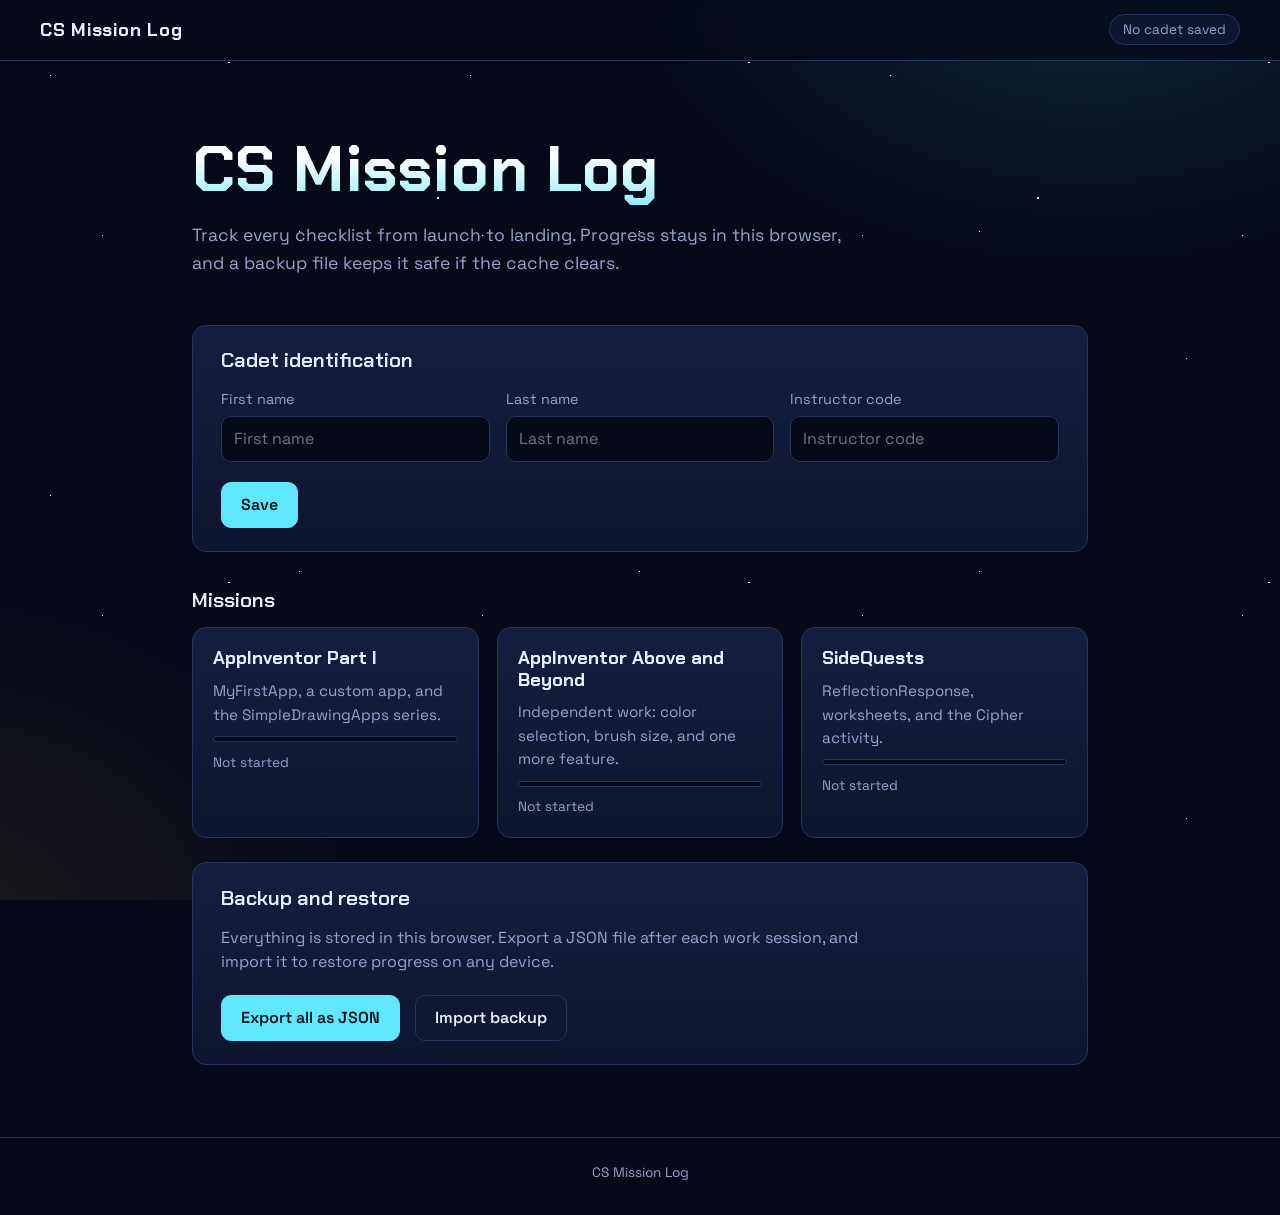
<file: index.html>
<!DOCTYPE html>
<html lang="en">
<head>
  <meta charset="UTF-8">
  <meta name="viewport" content="width=device-width, initial-scale=1">
  <title>CS Mission Log</title>
  <meta name="description" content="Computer science mission checklists with saved progress.">
  <link rel="preconnect" href="https://fonts.googleapis.com">
  <link rel="preconnect" href="https://fonts.gstatic.com" crossorigin>
  <link href="https://fonts.googleapis.com/css2?family=Chakra+Petch:wght@500;600;700&family=Space+Grotesk:wght@400;500;600&display=swap" rel="stylesheet">
  <link rel="stylesheet" href="style.css">
</head>
<body data-page="home">
  <div class="starfield" aria-hidden="true"></div>

  <header class="topbar">
    <a class="brand" href="index.html">CS Mission Log</a>
    <span class="chip" id="cadetChip">No cadet saved</span>
  </header>

  <main class="wrap">
    <section class="hero">
      <h1>CS Mission Log</h1>
      <p class="lede">Track every checklist from launch to landing. Progress stays in this browser, and a backup file keeps it safe if the cache clears.</p>
    </section>

    <section class="panel" aria-labelledby="idHeading">
      <h2 id="idHeading">Cadet identification</h2>
      <form id="profileForm" autocomplete="off">
        <div class="field-row">
          <label class="field">
            <span>First name</span>
            <input type="text" id="firstName" name="firstName" placeholder="First name" maxlength="40">
          </label>
          <label class="field">
            <span>Last name</span>
            <input type="text" id="lastName" name="lastName" placeholder="Last name" maxlength="40">
          </label>
          <label class="field">
            <span>Instructor code</span>
            <input type="text" id="instructorCode" name="instructorCode" placeholder="Instructor code" maxlength="40">
          </label>
        </div>
        <div class="actions">
          <button type="submit" class="btn primary">Save</button>
          <span class="status" id="profileStatus" role="status" aria-live="polite"></span>
        </div>
      </form>
    </section>

    <section aria-labelledby="missionHeading">
      <h2 id="missionHeading" class="section-title">Missions</h2>
      <div class="mission-grid" id="missionGrid"></div>
    </section>

    <section class="panel" aria-labelledby="backupHeading">
      <h2 id="backupHeading">Backup and restore</h2>
      <p class="muted">Everything is stored in this browser. Export a JSON file after each work session, and import it to restore progress on any device.</p>
      <div class="actions">
        <button type="button" class="btn primary" id="exportBtn">Export all as JSON</button>
        <label class="btn ghost" for="importFile">Import backup</label>
        <input type="file" id="importFile" accept="application/json,.json" hidden>
        <span class="status" id="backupStatus" role="status" aria-live="polite"></span>
      </div>
    </section>
  </main>

  <footer class="footer">CS Mission Log</footer>
  <script src="script.js"></script>
</body>
</html>
</file>
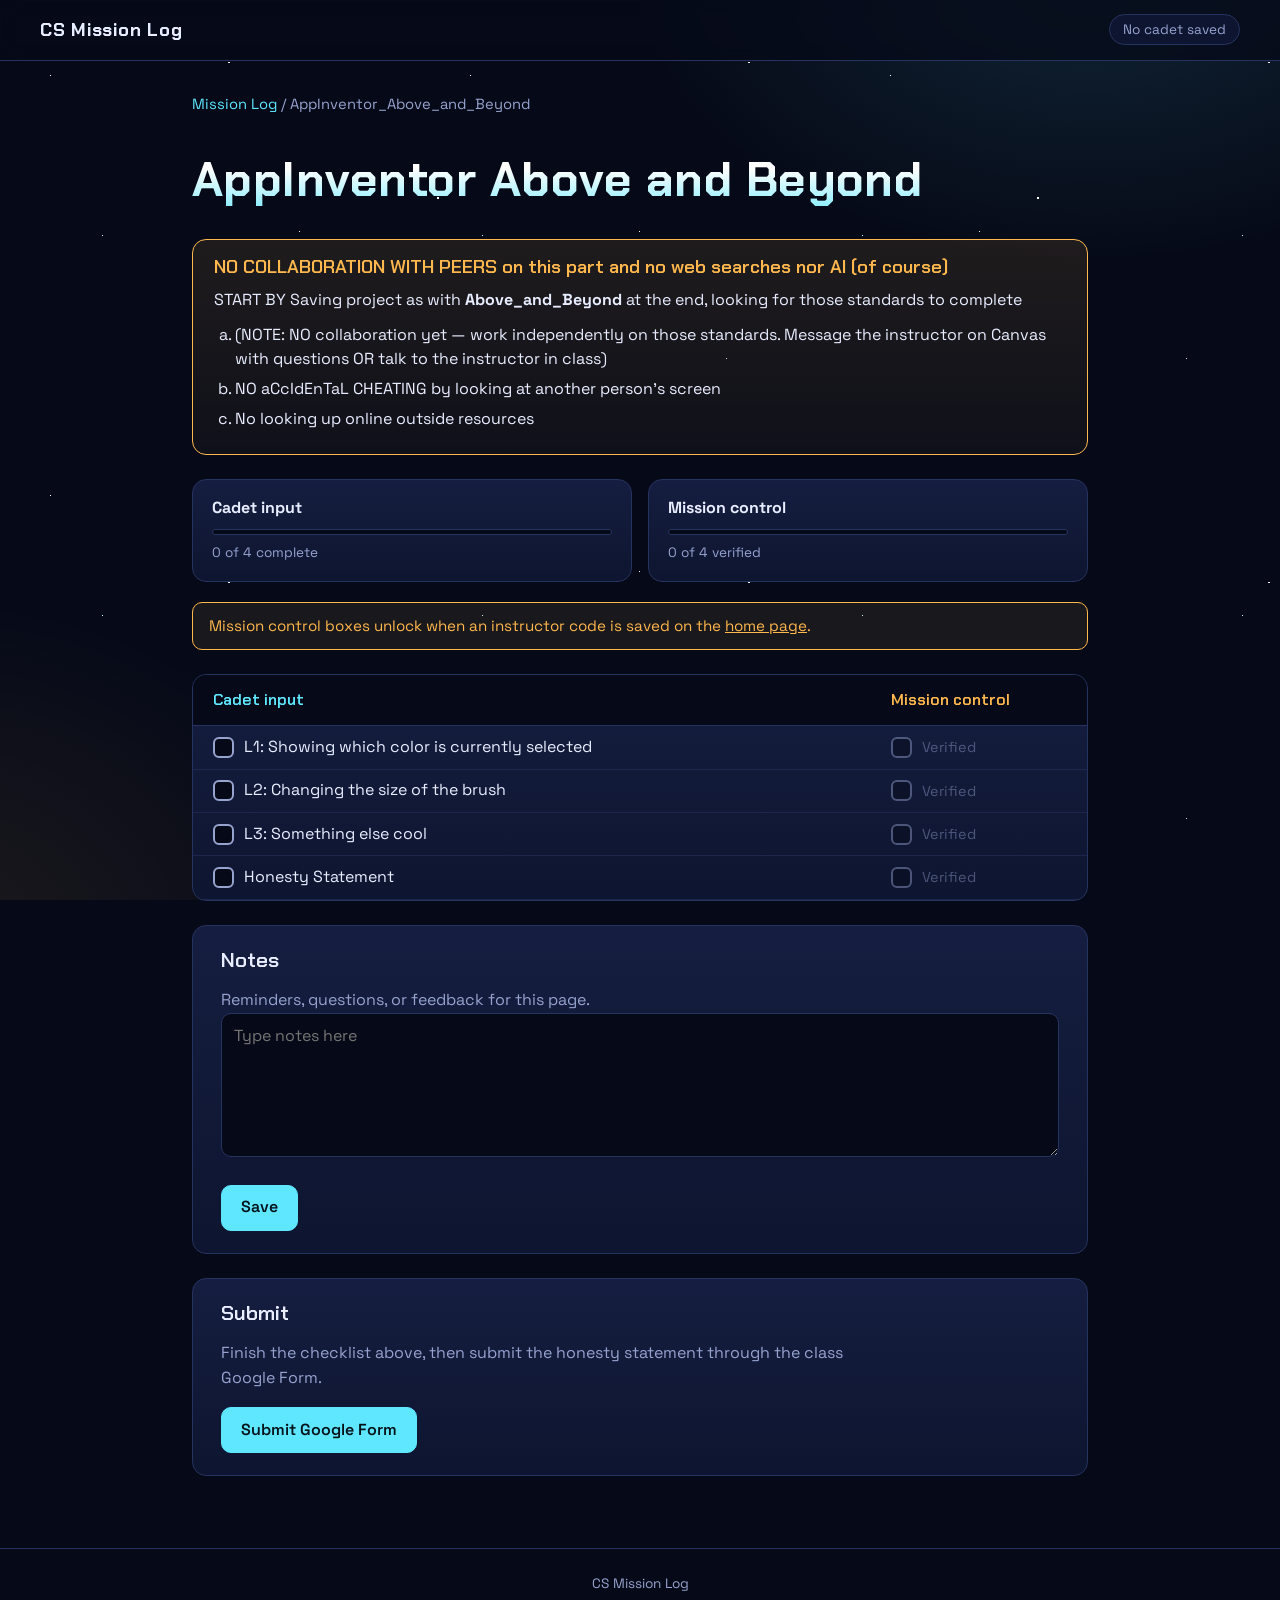
<file: AppInventor_Above_and_Beyond.html>
<!DOCTYPE html>
<html lang="en">
<head>
  <meta charset="UTF-8">
  <meta name="viewport" content="width=device-width, initial-scale=1">
  <title>AppInventor Above and Beyond | CS Mission Log</title>
  <link rel="preconnect" href="https://fonts.googleapis.com">
  <link rel="preconnect" href="https://fonts.gstatic.com" crossorigin>
  <link href="https://fonts.googleapis.com/css2?family=Chakra+Petch:wght@500;600;700&family=Space+Grotesk:wght@400;500;600&display=swap" rel="stylesheet">
  <link rel="stylesheet" href="style.css">
</head>
<body data-page="mission" data-mission="AppInventor_Above_and_Beyond">
  <div class="starfield" aria-hidden="true"></div>

  <header class="topbar">
    <a class="brand" href="index.html">CS Mission Log</a>
    <span class="chip" id="cadetChip">No cadet saved</span>
  </header>

  <main class="wrap">
    <div class="crumb"><a href="index.html">Mission Log</a> / AppInventor_Above_and_Beyond</div>

    <div class="page-head">
      <h1>AppInventor Above and Beyond</h1>
    </div>

    <div class="alert" role="alert">
      <h2>NO COLLABORATION WITH PEERS on this part and no web searches nor AI (of course)</h2>
      <p>START BY Saving project as with <strong>Above_and_Beyond</strong> at the end, looking for those standards to complete</p>
      <ol type="a">
        <li>(NOTE: NO collaboration yet &mdash; work independently on those standards. Message the instructor on Canvas with questions OR talk to the instructor in class)</li>
        <li>NO aCcIdEnTaL CHEATING by looking at another person's screen</li>
        <li>No looking up online outside resources</li>
      </ol>
    </div>

    <div class="summary">
      <div class="panel">
        <strong>Cadet input</strong>
        <div class="meter"><i id="cadetMeter"></i></div>
        <span class="meter-label" id="cadetCount">0 of 0 complete</span>
      </div>
      <div class="panel">
        <strong>Mission control</strong>
        <div class="meter"><i id="controlMeter"></i></div>
        <span class="meter-label" id="controlCount">0 of 0 verified</span>
      </div>
    </div>

    <div class="notice" id="codeNotice" hidden>Mission control boxes unlock when an instructor code is saved on the <a href="index.html" style="color:inherit">home page</a>.</div>

    <section class="panel board" aria-label="AppInventor Above and Beyond checklist">
      <div class="board-head">
        <span>Cadet input</span>
        <span>Mission control</span>
      </div>
      <ul class="tree">

        <li>
          <div class="row">
            <div class="cadet">
              <label class="check"><input type="checkbox" data-save data-cadet id="c-aab-l1"><span class="box"></span><span class="label-text">L1: Showing which color is currently selected</span></label>
            </div>
            <div class="control">
              <label class="check"><input type="checkbox" data-save data-control id="m-aab-l1"><span class="box"></span><span class="verify-text">Verified</span></label>
            </div>
          </div>
        </li>

        <li>
          <div class="row">
            <div class="cadet">
              <label class="check"><input type="checkbox" data-save data-cadet id="c-aab-l2"><span class="box"></span><span class="label-text">L2: Changing the size of the brush</span></label>
            </div>
            <div class="control">
              <label class="check"><input type="checkbox" data-save data-control id="m-aab-l2"><span class="box"></span><span class="verify-text">Verified</span></label>
            </div>
          </div>
        </li>

        <li>
          <div class="row">
            <div class="cadet">
              <label class="check"><input type="checkbox" data-save data-cadet id="c-aab-l3"><span class="box"></span><span class="label-text">L3: Something else cool</span></label>
            </div>
            <div class="control">
              <label class="check"><input type="checkbox" data-save data-control id="m-aab-l3"><span class="box"></span><span class="verify-text">Verified</span></label>
            </div>
          </div>
        </li>

        <li>
          <div class="row">
            <div class="cadet">
              <label class="check"><input type="checkbox" data-save data-cadet id="c-aab-honesty"><span class="box"></span><span class="label-text">Honesty Statement</span></label>
            </div>
            <div class="control">
              <label class="check"><input type="checkbox" data-save data-control id="m-aab-honesty"><span class="box"></span><span class="verify-text">Verified</span></label>
            </div>
          </div>
        </li>

      </ul>
    </section>

    <section class="panel notes">
      <h2>Notes</h2>
      <label for="notes" class="muted">Reminders, questions, or feedback for this page.</label>
      <textarea id="notes" data-save placeholder="Type notes here"></textarea>
      <div class="actions">
        <button type="button" class="btn primary" id="saveBtn">Save</button>
        <span class="status" id="saveStatus" role="status" aria-live="polite"></span>
      </div>
    </section>

    <section class="panel submit-row" aria-labelledby="submitHeading">
      <h2 id="submitHeading">Submit</h2>
      <p class="muted">Finish the checklist above, then submit the honesty statement through the class Google Form.</p>
      <!--
        Replace the href below with the real Google Form link
        (Form > Send > copy the link), for example:
        https://forms.gle/XXXXXXXXXXXXXXXX
      -->
      <a class="btn primary" href="REPLACE_WITH_GOOGLE_FORM_LINK" target="_blank" rel="noopener">Submit Google Form</a>
    </section>
  </main>

  <footer class="footer">CS Mission Log</footer>
  <script src="script.js"></script>
</body>
</html>
</file>
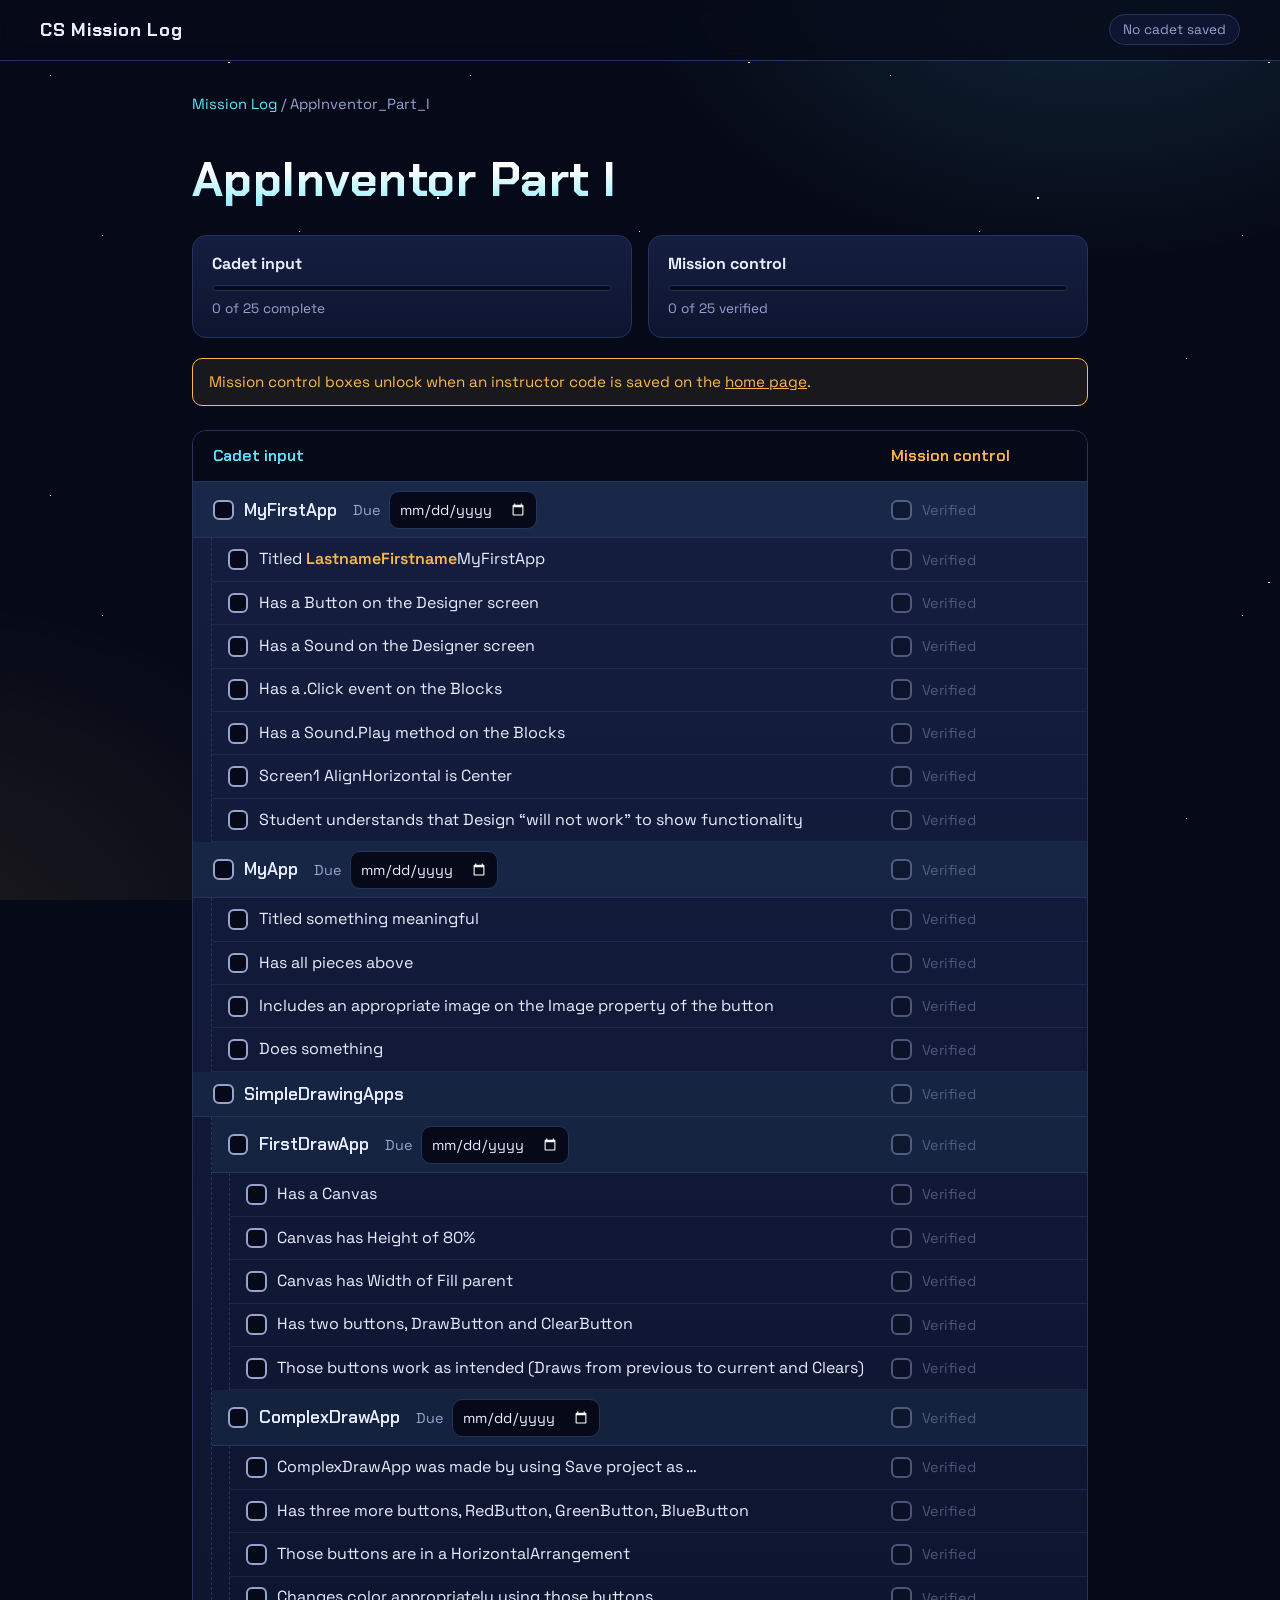
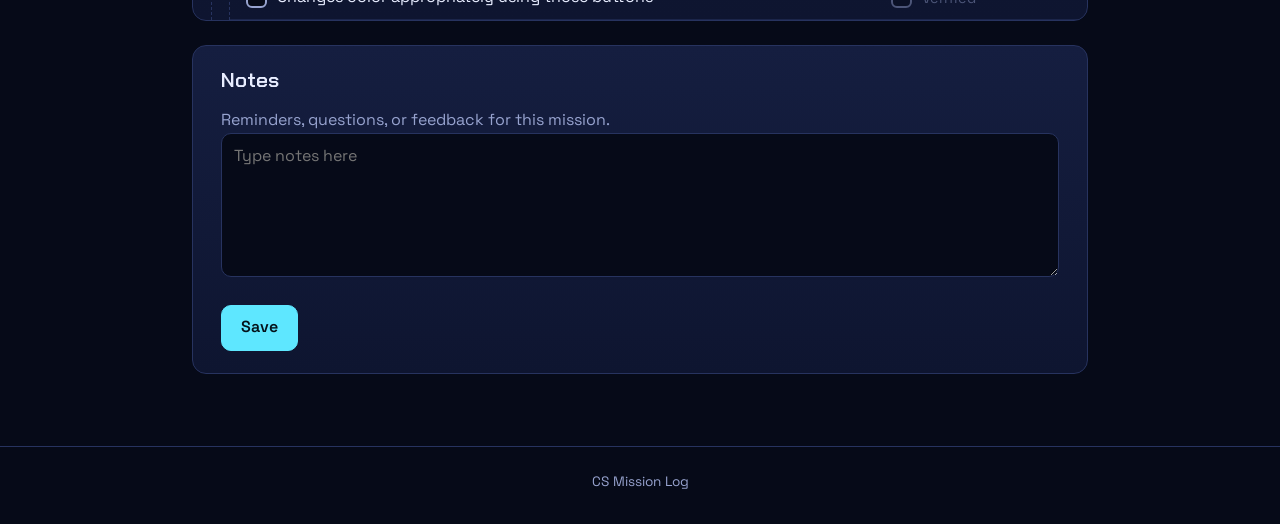
<file: AppInventor_Part_I.html>
<!DOCTYPE html>
<html lang="en">
<head>
  <meta charset="UTF-8">
  <meta name="viewport" content="width=device-width, initial-scale=1">
  <title>AppInventor Part I | CS Mission Log</title>
  <link rel="preconnect" href="https://fonts.googleapis.com">
  <link rel="preconnect" href="https://fonts.gstatic.com" crossorigin>
  <link href="https://fonts.googleapis.com/css2?family=Chakra+Petch:wght@500;600;700&family=Space+Grotesk:wght@400;500;600&display=swap" rel="stylesheet">
  <link rel="stylesheet" href="style.css">
</head>
<body data-page="mission" data-mission="AppInventor_Part_I">
  <div class="starfield" aria-hidden="true"></div>

  <header class="topbar">
    <a class="brand" href="index.html">CS Mission Log</a>
    <span class="chip" id="cadetChip">No cadet saved</span>
  </header>

  <main class="wrap">
    <div class="crumb"><a href="index.html">Mission Log</a> / AppInventor_Part_I</div>

    <div class="page-head">
      <h1>AppInventor Part I</h1>
    </div>

    <div class="summary">
      <div class="panel">
        <strong>Cadet input</strong>
        <div class="meter"><i id="cadetMeter"></i></div>
        <span class="meter-label" id="cadetCount">0 of 0 complete</span>
      </div>
      <div class="panel">
        <strong>Mission control</strong>
        <div class="meter"><i id="controlMeter"></i></div>
        <span class="meter-label" id="controlCount">0 of 0 verified</span>
      </div>
    </div>

    <div class="notice" id="codeNotice" hidden>Mission control boxes unlock when an instructor code is saved on the <a href="index.html" style="color:inherit">home page</a>.</div>

    <section class="panel board" aria-label="AppInventor Part I checklist">
      <div class="board-head">
        <span>Cadet input</span>
        <span>Mission control</span>
      </div>
      <ul class="tree">
        <li>
          <div class="row group">
            <div class="cadet">
              <label class="check"><input type="checkbox" data-save data-cadet id="c-mfa"><span class="box"></span><span class="label-text">MyFirstApp</span></label>
              <label class="due">Due <input type="date" data-save id="due-mfa" aria-label="Due date for mfa"></label>
            </div>
            <div class="control">
              <label class="check"><input type="checkbox" data-save data-control id="m-mfa"><span class="box"></span><span class="verify-text">Verified</span></label>
            </div>
          </div>
          <ul>
          <li><div class="row">
            <div class="cadet">
              <label class="check"><input type="checkbox" data-save data-cadet id="c-mfa-title"><span class="box"></span><span class="label-text">Titled <span class="name-fill" data-fill="name">LastnameFirstname</span>MyFirstApp</span></label>
              
            </div>
            <div class="control">
              <label class="check"><input type="checkbox" data-save data-control id="m-mfa-title"><span class="box"></span><span class="verify-text">Verified</span></label>
            </div>
          </div></li>
          <li><div class="row">
            <div class="cadet">
              <label class="check"><input type="checkbox" data-save data-cadet id="c-mfa-button"><span class="box"></span><span class="label-text">Has a Button on the Designer screen</span></label>
              
            </div>
            <div class="control">
              <label class="check"><input type="checkbox" data-save data-control id="m-mfa-button"><span class="box"></span><span class="verify-text">Verified</span></label>
            </div>
          </div></li>
          <li><div class="row">
            <div class="cadet">
              <label class="check"><input type="checkbox" data-save data-cadet id="c-mfa-sound"><span class="box"></span><span class="label-text">Has a Sound on the Designer screen</span></label>
              
            </div>
            <div class="control">
              <label class="check"><input type="checkbox" data-save data-control id="m-mfa-sound"><span class="box"></span><span class="verify-text">Verified</span></label>
            </div>
          </div></li>
          <li><div class="row">
            <div class="cadet">
              <label class="check"><input type="checkbox" data-save data-cadet id="c-mfa-click"><span class="box"></span><span class="label-text">Has a .Click event on the Blocks</span></label>
              
            </div>
            <div class="control">
              <label class="check"><input type="checkbox" data-save data-control id="m-mfa-click"><span class="box"></span><span class="verify-text">Verified</span></label>
            </div>
          </div></li>
          <li><div class="row">
            <div class="cadet">
              <label class="check"><input type="checkbox" data-save data-cadet id="c-mfa-play"><span class="box"></span><span class="label-text">Has a Sound.Play method on the Blocks</span></label>
              
            </div>
            <div class="control">
              <label class="check"><input type="checkbox" data-save data-control id="m-mfa-play"><span class="box"></span><span class="verify-text">Verified</span></label>
            </div>
          </div></li>
          <li><div class="row">
            <div class="cadet">
              <label class="check"><input type="checkbox" data-save data-cadet id="c-mfa-align"><span class="box"></span><span class="label-text">Screen1 AlignHorizontal is Center</span></label>
              
            </div>
            <div class="control">
              <label class="check"><input type="checkbox" data-save data-control id="m-mfa-align"><span class="box"></span><span class="verify-text">Verified</span></label>
            </div>
          </div></li>
          <li><div class="row">
            <div class="cadet">
              <label class="check"><input type="checkbox" data-save data-cadet id="c-mfa-design"><span class="box"></span><span class="label-text">Student understands that Design “will not work” to show functionality</span></label>
              
            </div>
            <div class="control">
              <label class="check"><input type="checkbox" data-save data-control id="m-mfa-design"><span class="box"></span><span class="verify-text">Verified</span></label>
            </div>
          </div></li>
          </ul>
        </li>
        <li>
          <div class="row group">
            <div class="cadet">
              <label class="check"><input type="checkbox" data-save data-cadet id="c-myapp"><span class="box"></span><span class="label-text">My<input type="text" class="inline-blank" data-save id="myapp-name" placeholder="name" aria-label="Name of your app" maxlength="30">App</span></label>
              <label class="due">Due <input type="date" data-save id="due-myapp" aria-label="Due date for myapp"></label>
            </div>
            <div class="control">
              <label class="check"><input type="checkbox" data-save data-control id="m-myapp"><span class="box"></span><span class="verify-text">Verified</span></label>
            </div>
          </div>
          <ul>
          <li><div class="row">
            <div class="cadet">
              <label class="check"><input type="checkbox" data-save data-cadet id="c-myapp-title"><span class="box"></span><span class="label-text">Titled something meaningful</span></label>
              
            </div>
            <div class="control">
              <label class="check"><input type="checkbox" data-save data-control id="m-myapp-title"><span class="box"></span><span class="verify-text">Verified</span></label>
            </div>
          </div></li>
          <li><div class="row">
            <div class="cadet">
              <label class="check"><input type="checkbox" data-save data-cadet id="c-myapp-pieces"><span class="box"></span><span class="label-text">Has all pieces above</span></label>
              
            </div>
            <div class="control">
              <label class="check"><input type="checkbox" data-save data-control id="m-myapp-pieces"><span class="box"></span><span class="verify-text">Verified</span></label>
            </div>
          </div></li>
          <li><div class="row">
            <div class="cadet">
              <label class="check"><input type="checkbox" data-save data-cadet id="c-myapp-image"><span class="box"></span><span class="label-text">Includes an appropriate image on the Image property of the button</span></label>
              
            </div>
            <div class="control">
              <label class="check"><input type="checkbox" data-save data-control id="m-myapp-image"><span class="box"></span><span class="verify-text">Verified</span></label>
            </div>
          </div></li>
          <li><div class="row">
            <div class="cadet">
              <label class="check"><input type="checkbox" data-save data-cadet id="c-myapp-does"><span class="box"></span><span class="label-text">Does something</span></label>
              
            </div>
            <div class="control">
              <label class="check"><input type="checkbox" data-save data-control id="m-myapp-does"><span class="box"></span><span class="verify-text">Verified</span></label>
            </div>
          </div></li>
          </ul>
        </li>
        <li>
          <div class="row group">
            <div class="cadet">
              <label class="check"><input type="checkbox" data-save data-cadet id="c-simple"><span class="box"></span><span class="label-text">SimpleDrawingApps</span></label>
              
            </div>
            <div class="control">
              <label class="check"><input type="checkbox" data-save data-control id="m-simple"><span class="box"></span><span class="verify-text">Verified</span></label>
            </div>
          </div>
          <ul>
          <li>
          <div class="row group">
            <div class="cadet">
              <label class="check"><input type="checkbox" data-save data-cadet id="c-draw1"><span class="box"></span><span class="label-text">FirstDrawApp</span></label>
              <label class="due">Due <input type="date" data-save id="due-draw1" aria-label="Due date for draw1"></label>
            </div>
            <div class="control">
              <label class="check"><input type="checkbox" data-save data-control id="m-draw1"><span class="box"></span><span class="verify-text">Verified</span></label>
            </div>
          </div>
          <ul>
          <li><div class="row">
            <div class="cadet">
              <label class="check"><input type="checkbox" data-save data-cadet id="c-draw1-canvas"><span class="box"></span><span class="label-text">Has a Canvas</span></label>
              
            </div>
            <div class="control">
              <label class="check"><input type="checkbox" data-save data-control id="m-draw1-canvas"><span class="box"></span><span class="verify-text">Verified</span></label>
            </div>
          </div></li>
          <li><div class="row">
            <div class="cadet">
              <label class="check"><input type="checkbox" data-save data-cadet id="c-draw1-height"><span class="box"></span><span class="label-text">Canvas has Height of 80%</span></label>
              
            </div>
            <div class="control">
              <label class="check"><input type="checkbox" data-save data-control id="m-draw1-height"><span class="box"></span><span class="verify-text">Verified</span></label>
            </div>
          </div></li>
          <li><div class="row">
            <div class="cadet">
              <label class="check"><input type="checkbox" data-save data-cadet id="c-draw1-width"><span class="box"></span><span class="label-text">Canvas has Width of Fill parent</span></label>
              
            </div>
            <div class="control">
              <label class="check"><input type="checkbox" data-save data-control id="m-draw1-width"><span class="box"></span><span class="verify-text">Verified</span></label>
            </div>
          </div></li>
          <li><div class="row">
            <div class="cadet">
              <label class="check"><input type="checkbox" data-save data-cadet id="c-draw1-buttons"><span class="box"></span><span class="label-text">Has two buttons, DrawButton and ClearButton</span></label>
              
            </div>
            <div class="control">
              <label class="check"><input type="checkbox" data-save data-control id="m-draw1-buttons"><span class="box"></span><span class="verify-text">Verified</span></label>
            </div>
          </div></li>
          <li><div class="row">
            <div class="cadet">
              <label class="check"><input type="checkbox" data-save data-cadet id="c-draw1-work"><span class="box"></span><span class="label-text">Those buttons work as intended (Draws from previous to current and Clears)</span></label>
              
            </div>
            <div class="control">
              <label class="check"><input type="checkbox" data-save data-control id="m-draw1-work"><span class="box"></span><span class="verify-text">Verified</span></label>
            </div>
          </div></li>
          </ul>
        </li>
          <li>
          <div class="row group">
            <div class="cadet">
              <label class="check"><input type="checkbox" data-save data-cadet id="c-draw2"><span class="box"></span><span class="label-text">ComplexDrawApp</span></label>
              <label class="due">Due <input type="date" data-save id="due-draw2" aria-label="Due date for draw2"></label>
            </div>
            <div class="control">
              <label class="check"><input type="checkbox" data-save data-control id="m-draw2"><span class="box"></span><span class="verify-text">Verified</span></label>
            </div>
          </div>
          <ul>
          <li><div class="row">
            <div class="cadet">
              <label class="check"><input type="checkbox" data-save data-cadet id="c-draw2-saveas"><span class="box"></span><span class="label-text">ComplexDrawApp was made by using Save project as …</span></label>
              
            </div>
            <div class="control">
              <label class="check"><input type="checkbox" data-save data-control id="m-draw2-saveas"><span class="box"></span><span class="verify-text">Verified</span></label>
            </div>
          </div></li>
          <li><div class="row">
            <div class="cadet">
              <label class="check"><input type="checkbox" data-save data-cadet id="c-draw2-buttons"><span class="box"></span><span class="label-text">Has three more buttons, RedButton, GreenButton, BlueButton</span></label>
              
            </div>
            <div class="control">
              <label class="check"><input type="checkbox" data-save data-control id="m-draw2-buttons"><span class="box"></span><span class="verify-text">Verified</span></label>
            </div>
          </div></li>
          <li><div class="row">
            <div class="cadet">
              <label class="check"><input type="checkbox" data-save data-cadet id="c-draw2-arrange"><span class="box"></span><span class="label-text">Those buttons are in a HorizontalArrangement</span></label>
              
            </div>
            <div class="control">
              <label class="check"><input type="checkbox" data-save data-control id="m-draw2-arrange"><span class="box"></span><span class="verify-text">Verified</span></label>
            </div>
          </div></li>
          <li><div class="row">
            <div class="cadet">
              <label class="check"><input type="checkbox" data-save data-cadet id="c-draw2-color"><span class="box"></span><span class="label-text">Changes color appropriately using those buttons</span></label>
              
            </div>
            <div class="control">
              <label class="check"><input type="checkbox" data-save data-control id="m-draw2-color"><span class="box"></span><span class="verify-text">Verified</span></label>
            </div>
          </div></li>
          </ul>
        </li>
          </ul>
        </li>
      </ul>
    </section>

    <section class="panel notes">
      <h2>Notes</h2>
      <label for="notes" class="muted">Reminders, questions, or feedback for this mission.</label>
      <textarea id="notes" data-save placeholder="Type notes here"></textarea>
      <div class="actions">
        <button type="button" class="btn primary" id="saveBtn">Save</button>
        <span class="status" id="saveStatus" role="status" aria-live="polite"></span>
      </div>
    </section>
  </main>

  <footer class="footer">CS Mission Log</footer>
  <script src="script.js"></script>
</body>
</html>
</file>
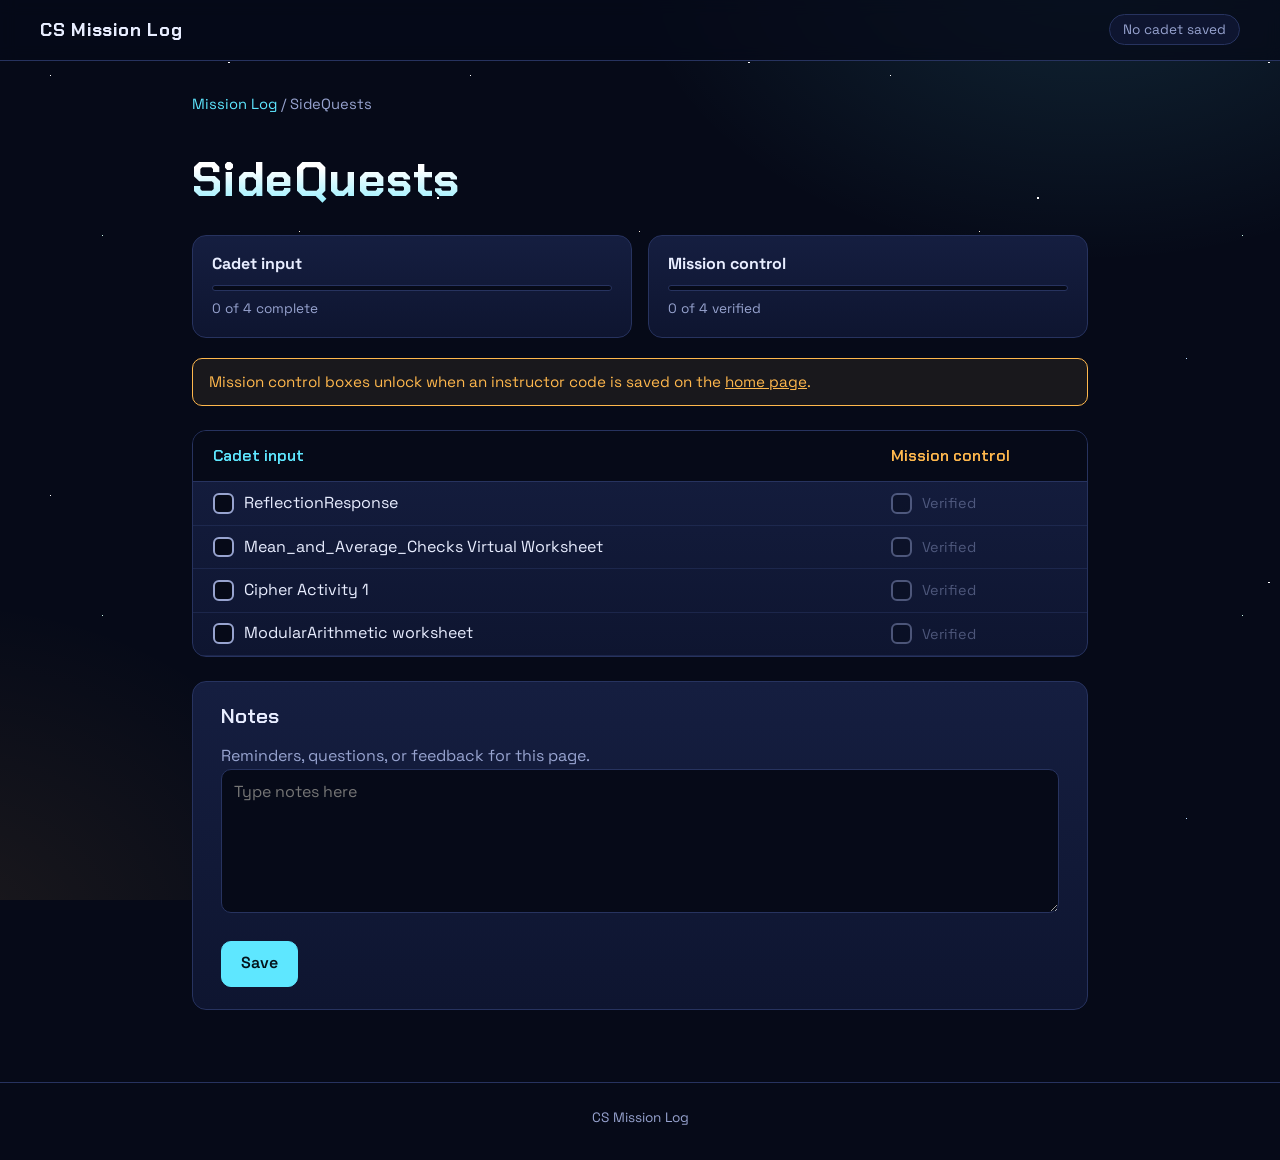
<file: SideQuests.html>
<!DOCTYPE html>
<html lang="en">
<head>
  <meta charset="UTF-8">
  <meta name="viewport" content="width=device-width, initial-scale=1">
  <title>SideQuests | CS Mission Log</title>
  <link rel="preconnect" href="https://fonts.googleapis.com">
  <link rel="preconnect" href="https://fonts.gstatic.com" crossorigin>
  <link href="https://fonts.googleapis.com/css2?family=Chakra+Petch:wght@500;600;700&family=Space+Grotesk:wght@400;500;600&display=swap" rel="stylesheet">
  <link rel="stylesheet" href="style.css">
</head>
<body data-page="mission" data-mission="SideQuests">
  <div class="starfield" aria-hidden="true"></div>

  <header class="topbar">
    <a class="brand" href="index.html">CS Mission Log</a>
    <span class="chip" id="cadetChip">No cadet saved</span>
  </header>

  <main class="wrap">
    <div class="crumb"><a href="index.html">Mission Log</a> / SideQuests</div>

    <div class="page-head">
      <h1>SideQuests</h1>
    </div>

    <div class="summary">
      <div class="panel">
        <strong>Cadet input</strong>
        <div class="meter"><i id="cadetMeter"></i></div>
        <span class="meter-label" id="cadetCount">0 of 0 complete</span>
      </div>
      <div class="panel">
        <strong>Mission control</strong>
        <div class="meter"><i id="controlMeter"></i></div>
        <span class="meter-label" id="controlCount">0 of 0 verified</span>
      </div>
    </div>

    <div class="notice" id="codeNotice" hidden>Mission control boxes unlock when an instructor code is saved on the <a href="index.html" style="color:inherit">home page</a>.</div>

    <section class="panel board" aria-label="SideQuests checklist">
      <div class="board-head">
        <span>Cadet input</span>
        <span>Mission control</span>
      </div>
      <ul class="tree">

        <li>
          <div class="row">
            <div class="cadet">
              <label class="check"><input type="checkbox" data-save data-cadet id="c-sq-reflection"><span class="box"></span><span class="label-text">ReflectionResponse</span></label>
            </div>
            <div class="control">
              <label class="check"><input type="checkbox" data-save data-control id="m-sq-reflection"><span class="box"></span><span class="verify-text">Verified</span></label>
            </div>
          </div>
        </li>

        <li>
          <div class="row">
            <div class="cadet">
              <label class="check"><input type="checkbox" data-save data-cadet id="c-sq-meanavg"><span class="box"></span><span class="label-text">Mean_and_Average_Checks Virtual Worksheet</span></label>
            </div>
            <div class="control">
              <label class="check"><input type="checkbox" data-save data-control id="m-sq-meanavg"><span class="box"></span><span class="verify-text">Verified</span></label>
            </div>
          </div>
        </li>

        <li>
          <div class="row">
            <div class="cadet">
              <label class="check"><input type="checkbox" data-save data-cadet id="c-sq-cipher1"><span class="box"></span><span class="label-text">Cipher Activity 1</span></label>
            </div>
            <div class="control">
              <label class="check"><input type="checkbox" data-save data-control id="m-sq-cipher1"><span class="box"></span><span class="verify-text">Verified</span></label>
            </div>
          </div>
        </li>

        <li>
          <div class="row">
            <div class="cadet">
              <label class="check"><input type="checkbox" data-save data-cadet id="c-sq-modarith"><span class="box"></span><span class="label-text">ModularArithmetic worksheet</span></label>
            </div>
            <div class="control">
              <label class="check"><input type="checkbox" data-save data-control id="m-sq-modarith"><span class="box"></span><span class="verify-text">Verified</span></label>
            </div>
          </div>
        </li>

        <!-- ============================================================
             ADD MORE SIDEQUESTS BELOW
             Copy one of the <li> blocks above, paste it here, and edit:
               - the two ids ("c-..." and "m-...") so they are unique on this page
               - the text inside <span class="label-text">...</span>

        <li>
          <div class="row">
            <div class="cadet">
              <label class="check"><input type="checkbox" data-save data-cadet id="c-sq-NEWITEM"><span class="box"></span><span class="label-text">New SideQuest name</span></label>
            </div>
            <div class="control">
              <label class="check"><input type="checkbox" data-save data-control id="m-sq-NEWITEM"><span class="box"></span><span class="verify-text">Verified</span></label>
            </div>
          </div>
        </li>

        -->

        <!-- ============================================================
             ADD A SIDEQUEST WITH SUBITEMS (nesting)
             To turn one SideQuest into a group with its own checklist under
             it, wrap the <li> in a <ul>. The item becomes the heading row,
             and each subitem is its own row inside the nested <ul>.
             Add class="row group" to the heading's row div so it is styled
             as a header. Uncomment and edit the block below to use it:

        <li>
          <div class="row group">
            <div class="cadet">
              <label class="check"><input type="checkbox" data-save data-cadet id="c-sq-GROUP"><span class="box"></span><span class="label-text">New SideQuest group name</span></label>
            </div>
            <div class="control">
              <label class="check"><input type="checkbox" data-save data-control id="m-sq-GROUP"><span class="box"></span><span class="verify-text">Verified</span></label>
            </div>
          </div>
          <ul>
            <li>
              <div class="row">
                <div class="cadet">
                  <label class="check"><input type="checkbox" data-save data-cadet id="c-sq-GROUP-sub1"><span class="box"></span><span class="label-text">First subitem</span></label>
                </div>
                <div class="control">
                  <label class="check"><input type="checkbox" data-save data-control id="m-sq-GROUP-sub1"><span class="box"></span><span class="verify-text">Verified</span></label>
                </div>
              </div>
            </li>
            <li>
              <div class="row">
                <div class="cadet">
                  <label class="check"><input type="checkbox" data-save data-cadet id="c-sq-GROUP-sub2"><span class="box"></span><span class="label-text">Second subitem</span></label>
                </div>
                <div class="control">
                  <label class="check"><input type="checkbox" data-save data-control id="m-sq-GROUP-sub2"><span class="box"></span><span class="verify-text">Verified</span></label>
                </div>
              </div>
            </li>
          </ul>
        </li>

        -->

      </ul>
    </section>

    <section class="panel notes">
      <h2>Notes</h2>
      <label for="notes" class="muted">Reminders, questions, or feedback for this page.</label>
      <textarea id="notes" data-save placeholder="Type notes here"></textarea>
      <div class="actions">
        <button type="button" class="btn primary" id="saveBtn">Save</button>
        <span class="status" id="saveStatus" role="status" aria-live="polite"></span>
      </div>
    </section>
  </main>

  <footer class="footer">CS Mission Log</footer>
  <script src="script.js"></script>
</body>
</html>
</file>
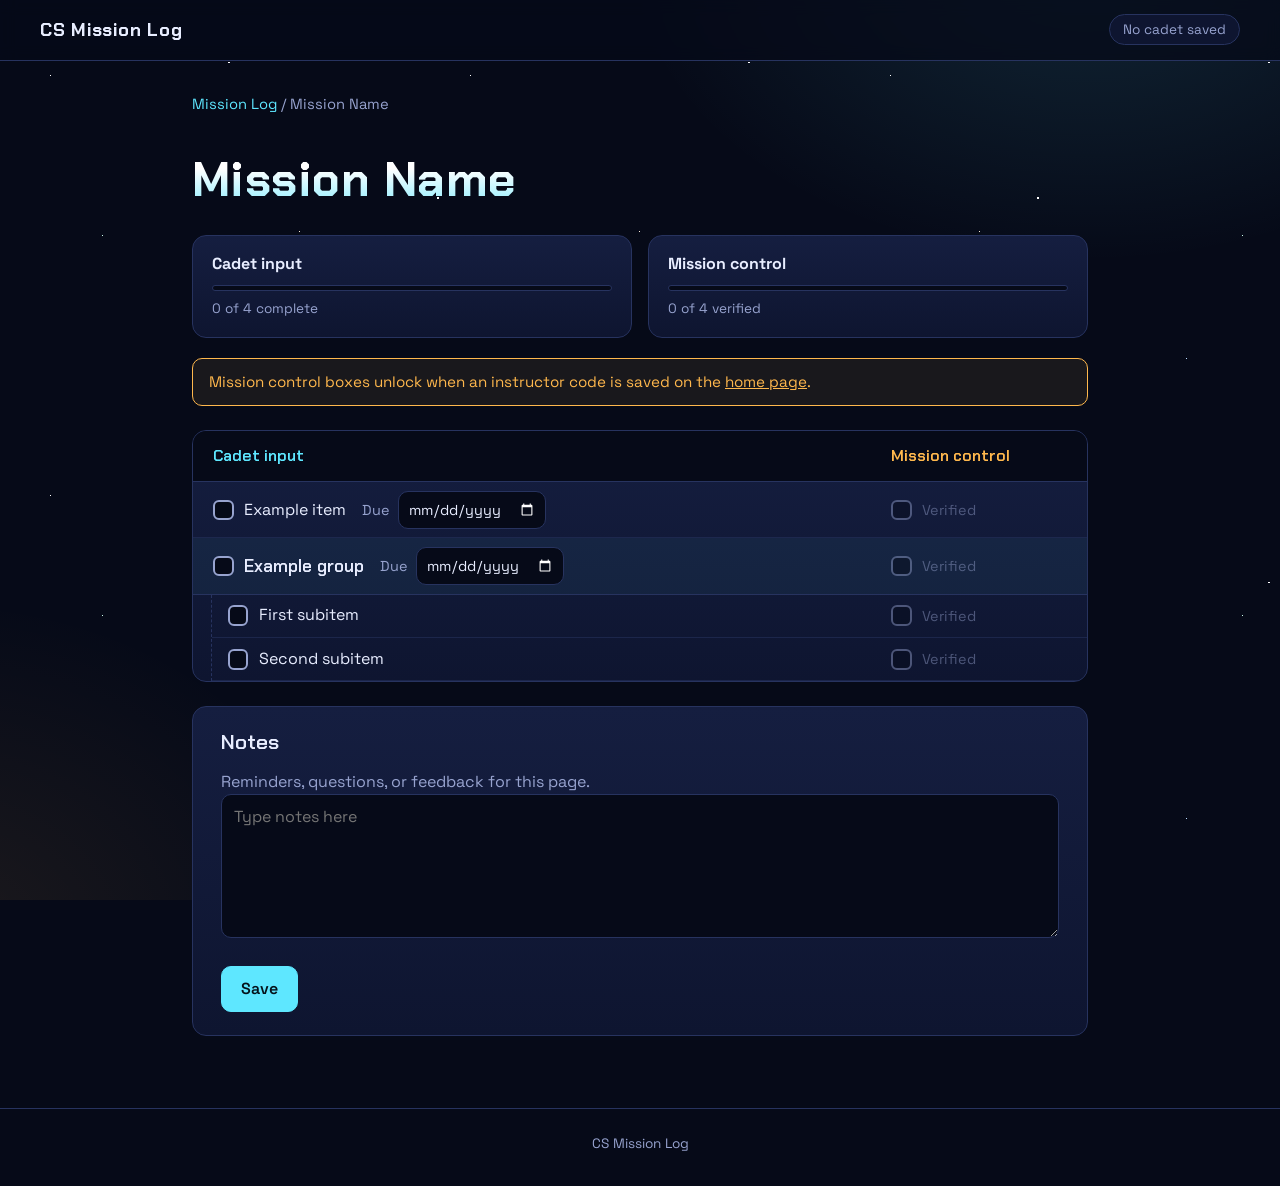
<file: template.html>
<!--
  TEMPLATE — copy this file to make a new mission page.

  Steps:
  1. Copy this file and rename it, e.g. MissionName.html
     (use underscores instead of spaces, matching the other pages).
  2. Change the <title> below and the data-mission value on <body>.
     data-mission must be unique across every page in the site —
     it is the key used to save this page's progress.
  3. Replace the example checklist items further down with the real ones.
     Every checkbox needs:
       - data-save            (tells the site to save/restore this field)
       - data-cadet           (left column items) OR data-control (right column items)
       - a unique id          (prefix it with "c-" for cadet, "m-" for control)
     Keep the id PAIRS matching, e.g. c-example-item / m-example-item,
     so cadet and control checkboxes for the same row line up visually.
  4. Open script.js, find the MISSIONS list near the top, and add one
     entry for this page so it shows up as a card on the home page:
       { id: "MissionName", title: "Display Title", href: "MissionName.html", blurb: "One line about it." }
  5. Delete this comment block (and the other HOW-TO comments below)
     once the page is finished, or leave them — they are invisible
     on the published page either way.
-->
<!DOCTYPE html>
<html lang="en">
<head>
  <meta charset="UTF-8">
  <meta name="viewport" content="width=device-width, initial-scale=1">
  <title>Mission Name | CS Mission Log</title>
  <link rel="preconnect" href="https://fonts.googleapis.com">
  <link rel="preconnect" href="https://fonts.gstatic.com" crossorigin>
  <link href="https://fonts.googleapis.com/css2?family=Chakra+Petch:wght@500;600;700&family=Space+Grotesk:wght@400;500;600&display=swap" rel="stylesheet">
  <link rel="stylesheet" href="style.css">
</head>
<!-- data-mission must be unique sitewide; it is the localStorage key. -->
<body data-page="mission" data-mission="REPLACE_WITH_UNIQUE_ID">
  <div class="starfield" aria-hidden="true"></div>

  <header class="topbar">
    <a class="brand" href="index.html">CS Mission Log</a>
    <span class="chip" id="cadetChip">No cadet saved</span>
  </header>

  <main class="wrap">
    <!-- Breadcrumb: keep the text after " / " matching the page's title -->
    <div class="crumb"><a href="index.html">Mission Log</a> / Mission Name</div>

    <div class="page-head">
      <h1>Mission Name</h1>
    </div>

    <!--
      OPTIONAL: an always-visible warning banner, like the one on
      AppInventor_Above_and_Beyond.html. Delete this whole <div> if
      the page does not need one.

    <div class="alert" role="alert">
      <h2>Short warning headline</h2>
      <p>Supporting instructions.</p>
      <ol type="a">
        <li>First rule</li>
        <li>Second rule</li>
      </ol>
    </div>
    -->

    <!-- Progress meters: these fill in automatically, nothing to edit -->
    <div class="summary">
      <div class="panel">
        <strong>Cadet input</strong>
        <div class="meter"><i id="cadetMeter"></i></div>
        <span class="meter-label" id="cadetCount">0 of 0 complete</span>
      </div>
      <div class="panel">
        <strong>Mission control</strong>
        <div class="meter"><i id="controlMeter"></i></div>
        <span class="meter-label" id="controlCount">0 of 0 verified</span>
      </div>
    </div>

    <!-- Shown automatically until an instructor code is saved on the home page -->
    <div class="notice" id="codeNotice" hidden>Mission control boxes unlock when an instructor code is saved on the <a href="index.html" style="color:inherit">home page</a>.</div>

    <section class="panel board" aria-label="Mission Name checklist">
      <div class="board-head">
        <span>Cadet input</span>
        <span>Mission control</span>
      </div>
      <ul class="tree">

        <!-- A single checklist item (no subitems), with an optional due date.
             Delete the <label class="due">...</label> block if this item
             has no due date. -->
        <li>
          <div class="row">
            <div class="cadet">
              <label class="check"><input type="checkbox" data-save data-cadet id="c-example-item"><span class="box"></span><span class="label-text">Example item</span></label>
              <label class="due">Due <input type="date" data-save id="due-example-item" aria-label="Due date for Example item"></label>
            </div>
            <div class="control">
              <label class="check"><input type="checkbox" data-save data-control id="m-example-item"><span class="box"></span><span class="verify-text">Verified</span></label>
            </div>
          </div>
        </li>

        <!-- A GROUP item with subitems nested under it (like MyFirstApp).
             The group row itself gets class="row group" and its own
             checkbox id; each subitem is a normal row inside a nested <ul>. -->
        <li>
          <div class="row group">
            <div class="cadet">
              <label class="check"><input type="checkbox" data-save data-cadet id="c-example-group"><span class="box"></span><span class="label-text">Example group</span></label>
              <label class="due">Due <input type="date" data-save id="due-example-group" aria-label="Due date for Example group"></label>
            </div>
            <div class="control">
              <label class="check"><input type="checkbox" data-save data-control id="m-example-group"><span class="box"></span><span class="verify-text">Verified</span></label>
            </div>
          </div>
          <ul>
            <li>
              <div class="row">
                <div class="cadet">
                  <label class="check"><input type="checkbox" data-save data-cadet id="c-example-group-sub1"><span class="box"></span><span class="label-text">First subitem</span></label>
                </div>
                <div class="control">
                  <label class="check"><input type="checkbox" data-save data-control id="m-example-group-sub1"><span class="box"></span><span class="verify-text">Verified</span></label>
                </div>
              </div>
            </li>
            <li>
              <div class="row">
                <div class="cadet">
                  <label class="check"><input type="checkbox" data-save data-cadet id="c-example-group-sub2"><span class="box"></span><span class="label-text">Second subitem</span></label>
                </div>
                <div class="control">
                  <label class="check"><input type="checkbox" data-save data-control id="m-example-group-sub2"><span class="box"></span><span class="verify-text">Verified</span></label>
                </div>
              </div>
            </li>
            <!-- Copy a <li> block above to add a third subitem, and so on.
                 Groups can nest more than one level deep the same way:
                 put another <ul><li>...</li></ul> inside a subitem's <li>. -->
          </ul>
        </li>

        <!-- Copy either block above to add more items or groups. -->

      </ul>
    </section>

    <!-- Free-text notes box, autosaves like everything else. Delete this
         whole <section> if the page does not need one. -->
    <section class="panel notes">
      <h2>Notes</h2>
      <label for="notes" class="muted">Reminders, questions, or feedback for this page.</label>
      <textarea id="notes" data-save placeholder="Type notes here"></textarea>
      <div class="actions">
        <button type="button" class="btn primary" id="saveBtn">Save</button>
        <span class="status" id="saveStatus" role="status" aria-live="polite"></span>
      </div>
    </section>

    <!--
      OPTIONAL: an outbound submit button, like the Google Form button on
      AppInventor_Above_and_Beyond.html. Delete if not needed.

    <section class="panel submit-row" aria-labelledby="submitHeading">
      <h2 id="submitHeading">Submit</h2>
      <p class="muted">Short instruction for what to do here.</p>
      <a class="btn primary" href="REPLACE_WITH_LINK" target="_blank" rel="noopener">Submit</a>
    </section>
    -->
  </main>

  <footer class="footer">CS Mission Log</footer>
  <script src="script.js"></script>
</body>
</html>
</file>
<file: style.css>
:root {
  --void: #060a18;
  --hull: #0e1530;
  --hull-2: #151e40;
  --line: #27335f;
  --star: #e8edff;
  --dim: #97a3cf;
  --ion: #5ee7ff;
  --solar: #ffb84d;
  --ok: #7dffb0;
  --radius: 14px;
  --font-body: "Space Grotesk", system-ui, -apple-system, "Segoe UI", sans-serif;
  --font-head: "Chakra Petch", "Space Grotesk", system-ui, sans-serif;
}

*, *::before, *::after { box-sizing: border-box; }

html { scroll-behavior: smooth; }

body {
  margin: 0;
  min-height: 100vh;
  background: var(--void);
  color: var(--star);
  font-family: var(--font-body);
  font-size: 1rem;
  line-height: 1.55;
  display: flex;
  flex-direction: column;
}

/* Starfield: layered radial dots plus a slow nebula glow */
.starfield {
  position: fixed;
  inset: 0;
  z-index: -1;
  background:
    radial-gradient(1px 1px at 12% 18%, #fff 50%, transparent 51%),
    radial-gradient(1px 1px at 27% 62%, #cfe 50%, transparent 51%),
    radial-gradient(1.5px 1.5px at 44% 12%, #fff 50%, transparent 51%),
    radial-gradient(1px 1px at 58% 78%, #bdf 50%, transparent 51%),
    radial-gradient(1.5px 1.5px at 73% 33%, #fff 50%, transparent 51%),
    radial-gradient(1px 1px at 88% 68%, #fed 50%, transparent 51%),
    radial-gradient(1px 1px at 93% 14%, #fff 50%, transparent 51%),
    radial-gradient(1px 1px at 6% 86%, #fff 50%, transparent 51%),
    radial-gradient(1.5px 1.5px at 35% 92%, #cfe 50%, transparent 51%),
    radial-gradient(60vmax 40vmax at 85% -5%, rgba(94, 231, 255, 0.13), transparent 60%),
    radial-gradient(55vmax 45vmax at -5% 105%, rgba(255, 184, 77, 0.09), transparent 60%),
    var(--void);
  background-size: 420px 420px, 380px 380px, 520px 520px, 460px 460px, 600px 600px,
    340px 340px, 700px 700px, 500px 500px, 560px 560px, auto, auto, auto;
}

.topbar {
  display: flex;
  align-items: center;
  justify-content: space-between;
  gap: 1rem;
  padding: 0.9rem clamp(1rem, 4vw, 2.5rem);
  border-bottom: 1px solid var(--line);
  background: rgba(6, 10, 24, 0.75);
  backdrop-filter: blur(8px);
  position: sticky;
  top: 0;
  z-index: 10;
}

.brand {
  font-family: var(--font-head);
  font-weight: 700;
  font-size: 1.15rem;
  letter-spacing: 0.04em;
  color: var(--star);
  text-decoration: none;
}

.chip {
  font-size: 0.85rem;
  color: var(--dim);
  border: 1px solid var(--line);
  border-radius: 999px;
  padding: 0.25rem 0.8rem;
  background: var(--hull);
}

.wrap {
  width: 100%;
  max-width: 960px;
  margin: 0 auto;
  padding: 2rem clamp(1rem, 4vw, 2rem) 3rem;
  flex: 1;
}

.hero { padding: 2.5rem 0 1.5rem; }

h1, h2, h3 { font-family: var(--font-head); line-height: 1.15; margin: 0; }

h1 {
  font-size: clamp(2.4rem, 7vw, 4rem);
  font-weight: 700;
  letter-spacing: 0.01em;
  background: linear-gradient(180deg, #fff 30%, var(--ion) 130%);
  -webkit-background-clip: text;
  background-clip: text;
  color: transparent;
}

h2 { font-size: 1.3rem; font-weight: 600; margin-bottom: 1rem; }

.lede {
  max-width: 60ch;
  color: var(--dim);
  font-size: 1.1rem;
  margin: 1rem 0 0;
}

.muted { color: var(--dim); margin: 0 0 1rem; max-width: 65ch; }

.panel {
  background: linear-gradient(180deg, var(--hull-2), var(--hull));
  border: 1px solid var(--line);
  border-radius: var(--radius);
  padding: 1.4rem clamp(1rem, 3vw, 1.75rem);
  margin: 1.5rem 0;
}

.section-title { margin: 2.25rem 0 1rem; }

/* Forms */
.field-row {
  display: grid;
  grid-template-columns: repeat(auto-fit, minmax(190px, 1fr));
  gap: 1rem;
}

.field { display: flex; flex-direction: column; gap: 0.35rem; }
.field span { font-size: 0.9rem; color: var(--dim); }

input[type="text"],
input[type="date"],
textarea {
  width: 100%;
  font: inherit;
  color: var(--star);
  background: var(--void);
  border: 1px solid var(--line);
  border-radius: 10px;
  padding: 0.6rem 0.75rem;
  color-scheme: dark;
}

textarea { min-height: 9rem; resize: vertical; }

input:focus-visible,
textarea:focus-visible,
button:focus-visible,
.btn:focus-visible,
a:focus-visible,
.check input:focus-visible + .box {
  outline: 2px solid var(--ion);
  outline-offset: 2px;
}

.actions {
  display: flex;
  align-items: center;
  flex-wrap: wrap;
  gap: 0.9rem;
  margin-top: 1.25rem;
}

.btn {
  font: inherit;
  font-weight: 600;
  cursor: pointer;
  border-radius: 10px;
  padding: 0.6rem 1.2rem;
  border: 1px solid var(--line);
  color: var(--star);
  background: transparent;
  text-decoration: none;
  display: inline-block;
  transition: transform 0.12s ease, background 0.12s ease, border-color 0.12s ease;
}

.btn:hover { border-color: var(--ion); }
.btn:active { transform: translateY(1px); }

.btn.primary {
  background: var(--ion);
  border-color: var(--ion);
  color: #04121a;
}

.btn.primary:hover { background: #8df0ff; }

.status { color: var(--ok); font-size: 0.92rem; min-height: 1.4em; }
.status.warn { color: var(--solar); }

/* Mission cards */
.mission-grid {
  display: grid;
  grid-template-columns: repeat(auto-fill, minmax(260px, 1fr));
  gap: 1.1rem;
}

.mission-card {
  display: flex;
  flex-direction: column;
  gap: 0.6rem;
  padding: 1.25rem;
  border-radius: var(--radius);
  border: 1px solid var(--line);
  background: linear-gradient(180deg, var(--hull-2), var(--hull));
  color: inherit;
  text-decoration: none;
  transition: border-color 0.15s ease, transform 0.15s ease;
}

.mission-card:hover { border-color: var(--ion); transform: translateY(-2px); }
.mission-card h3 { font-size: 1.15rem; }
.mission-card p { margin: 0; color: var(--dim); font-size: 0.95rem; }

.meter {
  height: 6px;
  border-radius: 999px;
  background: var(--void);
  overflow: hidden;
  border: 1px solid var(--line);
}

.meter > i {
  display: block;
  height: 100%;
  width: 0;
  background: linear-gradient(90deg, var(--ion), var(--ok));
  transition: width 0.4s ease;
}

.meter-label { font-size: 0.85rem; color: var(--dim); }

.footer {
  text-align: center;
  color: var(--dim);
  font-size: 0.85rem;
  padding: 1.5rem 1rem 2rem;
  border-top: 1px solid var(--line);
}

/* ---------- Checklist pages ---------- */
.crumb { color: var(--dim); font-size: 0.92rem; margin-bottom: 0.75rem; }
.crumb a { color: var(--ion); text-decoration: none; }
.crumb a:hover { text-decoration: underline; }

.page-head { padding: 1.5rem 0 0.5rem; }
.page-head h1 { font-size: clamp(2rem, 5vw, 3rem); }

.summary {
  display: grid;
  grid-template-columns: repeat(auto-fit, minmax(220px, 1fr));
  gap: 1rem;
  margin: 1.25rem 0;
}

.summary .panel { margin: 0; padding: 1rem 1.2rem; }
.summary .meter { margin: 0.5rem 0 0.35rem; }

.notice {
  border: 1px solid var(--solar);
  color: var(--solar);
  background: rgba(255, 184, 77, 0.08);
  border-radius: 10px;
  padding: 0.7rem 1rem;
  margin: 1rem 0;
  font-size: 0.95rem;
}

.notice[hidden] { display: none; }

.alert {
  border: 1px solid var(--solar);
  background: linear-gradient(180deg, rgba(255, 184, 77, 0.1), rgba(255, 184, 77, 0.04));
  border-radius: var(--radius);
  padding: 1.1rem 1.3rem;
  margin: 1.5rem 0;
}

.alert h2 {
  color: var(--solar);
  font-size: 1.15rem;
  margin-bottom: 0.6rem;
}

.alert ol {
  margin: 0.6rem 0 0;
  padding-left: 1.3rem;
  color: var(--star);
}

.alert li { margin: 0.3rem 0; }
.alert p { margin: 0 0 0.5rem; }

.submit-row { margin-top: 1.5rem; }

.board { padding: 0; overflow: hidden; }

.board-head,
.row {
  display: grid;
  grid-template-columns: minmax(0, 1fr) 11rem;
  align-items: center;
  column-gap: 1rem;
}

.board-head {
  padding: 0.8rem 1.25rem;
  background: var(--void);
  border-bottom: 1px solid var(--line);
  font-family: var(--font-head);
  font-weight: 600;
  color: var(--ion);
}

.board-head span:last-child { color: var(--solar); }

.tree, .tree ul { list-style: none; margin: 0; padding: 0; }

.tree ul {
  margin-left: 1.1rem;
  border-left: 1px dashed var(--line);
}

.tree ul ul { margin-left: 1.1rem; }

.row {
  padding: 0.55rem 1.25rem;
  border-bottom: 1px solid rgba(39, 51, 95, 0.55);
}

.tree ul .row { padding-left: 1rem; }

.row.group {
  background: rgba(94, 231, 255, 0.05);
  border-bottom-color: var(--line);
}

.row.group > .cadet .label-text {
  font-family: var(--font-head);
  font-weight: 600;
  font-size: 1.08rem;
}

.cadet {
  display: flex;
  align-items: center;
  flex-wrap: wrap;
  gap: 0.5rem 1rem;
  min-width: 0;
}

.control { display: flex; justify-content: flex-start; }

.check {
  display: inline-flex;
  align-items: center;
  gap: 0.65rem;
  cursor: pointer;
  min-width: 0;
}

.check input {
  position: absolute;
  opacity: 0;
  width: 1px;
  height: 1px;
}

.check .box {
  flex: none;
  width: 1.3rem;
  height: 1.3rem;
  border-radius: 6px;
  border: 2px solid var(--dim);
  background: var(--void);
  display: grid;
  place-items: center;
  transition: background 0.12s ease, border-color 0.12s ease;
}

.check .box::after {
  content: "";
  width: 0.35rem;
  height: 0.7rem;
  border: solid #04121a;
  border-width: 0 2.5px 2.5px 0;
  transform: rotate(45deg) translate(-1px, -1px) scale(0);
  transition: transform 0.12s ease;
}

.check input:checked + .box { background: var(--ion); border-color: var(--ion); }
.check input:checked + .box::after { transform: rotate(45deg) translate(-1px, -1px) scale(1); }

.control .check input:checked + .box { background: var(--solar); border-color: var(--solar); }

.control .check .verify-text { color: var(--dim); font-size: 0.9rem; }
.control .check input:checked ~ .verify-text { color: var(--solar); }

.control .check:has(input:disabled) { cursor: not-allowed; opacity: 0.45; }

.cadet .check input:checked ~ .label-text { color: var(--dim); }

.due {
  display: inline-flex;
  align-items: center;
  gap: 0.5rem;
  font-size: 0.9rem;
  color: var(--dim);
}

.due input[type="date"] { width: auto; padding: 0.35rem 0.55rem; font-size: 0.9rem; }

.name-fill { color: var(--solar); font-weight: 600; }

.inline-blank {
  width: 9rem;
  display: inline-block;
  padding: 0.15rem 0.5rem;
  margin: 0 0.15rem;
  border-radius: 6px;
}

.notes { margin-top: 1.5rem; }

@media (max-width: 640px) {
  .board-head, .row { grid-template-columns: minmax(0, 1fr) 6.5rem; column-gap: 0.5rem; }
  .row { padding-left: 0.75rem; padding-right: 0.75rem; }
  .board-head { padding-left: 0.75rem; padding-right: 0.75rem; }
  .control .check .verify-text { display: none; }
}

@media (prefers-reduced-motion: reduce) {
  * { transition: none !important; scroll-behavior: auto !important; }
}
</file>
